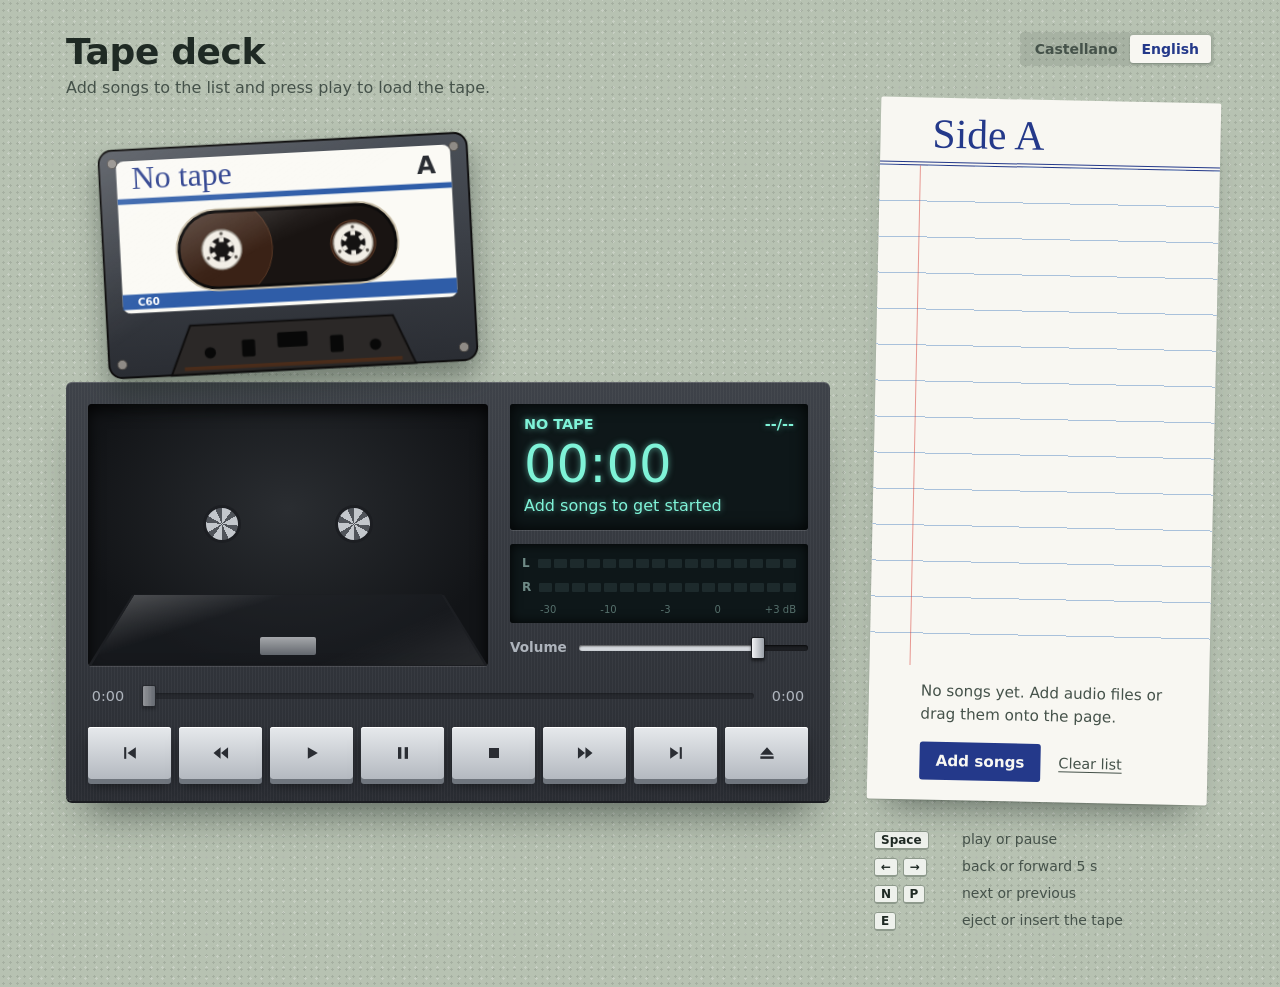
<file: index.html>
<!doctype html>
<html lang="es">
<head>
  <meta charset="utf-8">
  <title>Tape deck</title>
  <meta http-equiv="refresh" content="0; url=cassette-player/">
  <link rel="canonical" href="cassette-player/">
</head>
<body>
  <p><a href="cassette-player/">Abrir el reproductor</a></p>
</body>
</html>
</file>
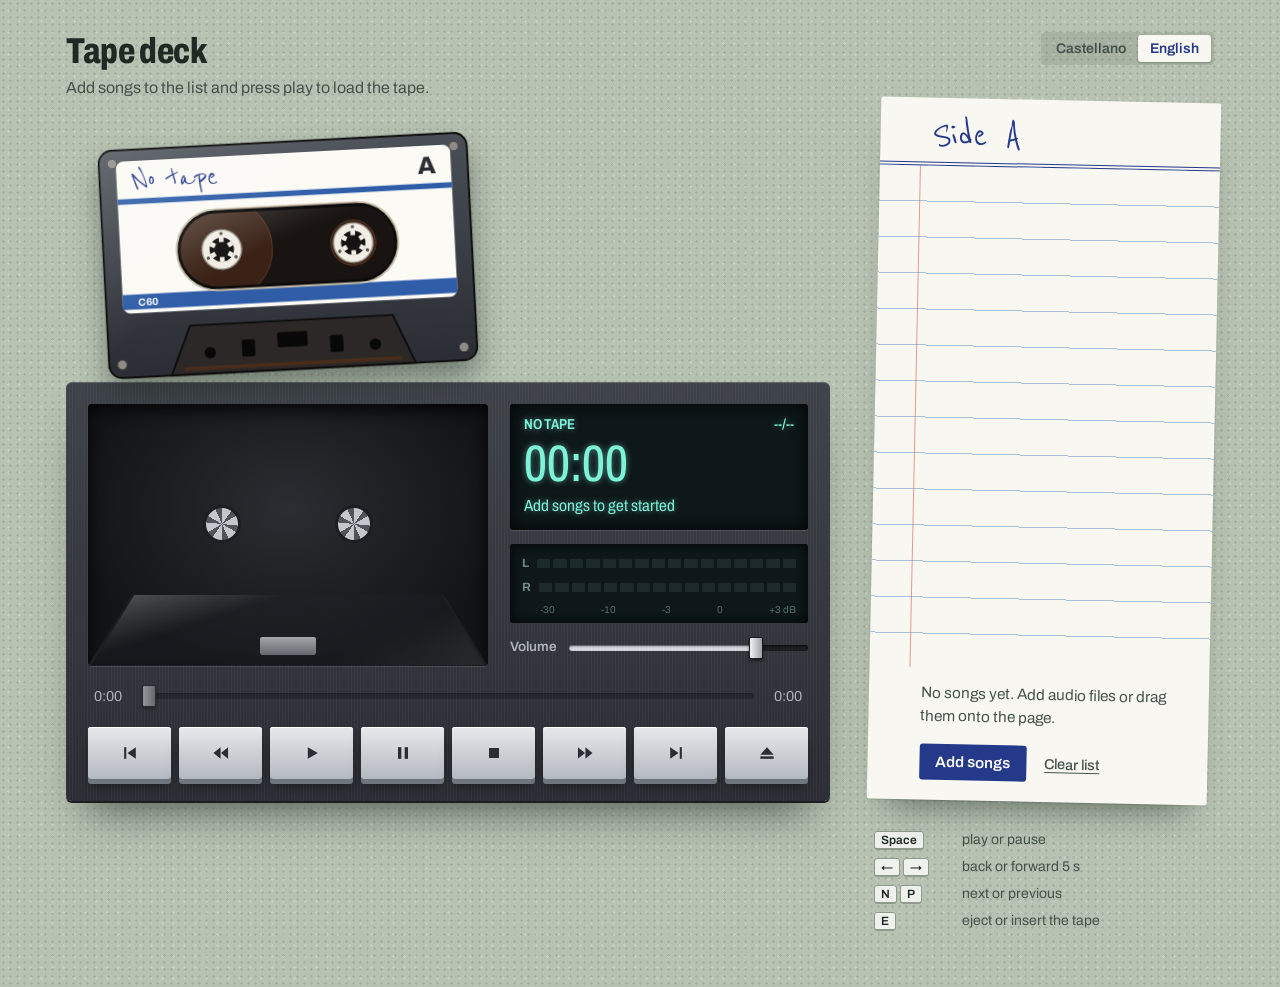
<file: cassette-player/index.html>
<!doctype html>
<html lang="es">
<head>
  <meta charset="utf-8">
  <meta name="viewport" content="width=device-width, initial-scale=1">
  <title>Tape Deck</title>
  <link rel="preconnect" href="https://fonts.googleapis.com">
  <link rel="preconnect" href="https://fonts.gstatic.com" crossorigin>
  <link href="https://fonts.googleapis.com/css2?family=Archivo:wdth,wght@62..125,400..800&family=Reenie+Beanie&display=swap" rel="stylesheet">
  <link rel="stylesheet" href="styles.css">
</head>
<body>
  <main class="app">
    <header class="brand">
      <div>
        <h1>Tape deck</h1>
        <p data-i18n="intro">Añade canciones a la lista y pulsa play para meter la cinta.</p>
      </div>
      <!-- Cada opción se escribe en su propio idioma para que siempre se reconozca -->
      <div class="lang" role="group" aria-label="Idioma" data-i18n-aria="language">
        <button type="button" class="lang-btn" data-lang="es" lang="es" aria-pressed="true">Castellano</button>
        <button type="button" class="lang-btn" data-lang="en" lang="en" aria-pressed="false">English</button>
      </div>
    </header>

    <!-- Espacio sobre la pletina donde flota el casete cuando está fuera -->
    <div class="stage-space">
      <p class="stage-caption" id="stageCaption"></p>
    </div>

    <section class="deck" id="deck" data-mode="empty" aria-label="Pletina de casete" data-i18n-aria="deck">
      <div class="deck-top">
        <div class="bay" id="bay">
          <div class="bay-back" aria-hidden="true">
            <span class="spindle" style="left:33.5%"></span>
            <span class="spindle" style="left:66.5%"></span>
            <span class="head"></span>
          </div>

          <div class="cassette-slot" id="cassetteSlot">
            <div class="cassette-float">
              <svg class="cassette" viewBox="0 0 400 250" role="img" aria-label="Casete" data-i18n-aria="cassette">
                <defs>
                  <clipPath id="winClip"><rect x="86" y="76" width="228" height="78" rx="39"/></clipPath>
                  <linearGradient id="shellGrad" x1="0" y1="0" x2="0" y2="1">
                    <stop offset="0" stop-color="#4a4f57"/>
                    <stop offset="1" stop-color="#2a2d33"/>
                  </linearGradient>
                  <linearGradient id="glossGrad" x1="0" y1="0" x2="1" y2="1">
                    <stop offset="0" stop-color="#fff" stop-opacity=".16"/>
                    <stop offset=".45" stop-color="#fff" stop-opacity="0"/>
                  </linearGradient>
                </defs>

                <!-- Carcasa -->
                <rect x="4" y="4" width="392" height="242" rx="14" fill="url(#shellGrad)" stroke="#0d0c0c" stroke-width="2"/>
                <g fill="#8f8b86" stroke="#4a4744">
                  <circle cx="18" cy="18" r="5"/><circle cx="382" cy="18" r="5"/>
                  <circle cx="18" cy="232" r="5"/><circle cx="382" cy="232" r="5"/>
                  <circle cx="200" cy="236" r="4"/>
                </g>

                <!-- Etiqueta -->
                <rect class="label-bg" x="22" y="16" width="356" height="162" rx="8"/>
                <rect class="stripe" x="22" y="56" width="356" height="6"/>
                <rect class="stripe" x="22" y="158" width="356" height="16"/>
                <text class="label-title" id="labelTitle" x="38" y="46">Sin cinta</text>
                <text class="label-side" x="362" y="46" text-anchor="end">A</text>
                <text class="label-small" x="38" y="170">C60</text>

                <!-- Ventana con la cinta enrollada -->
                <rect x="82" y="72" width="236" height="86" rx="43" fill="#0c0b0b" stroke="#c8bea8" stroke-width="2"/>
                <g clip-path="url(#winClip)">
                  <rect x="86" y="76" width="228" height="78" fill="#191412"/>
                  <circle class="pack" id="packL" cx="130" cy="115" r="54"/>
                  <circle class="pack" id="packR" cx="270" cy="115" r="24"/>
                  <rect x="86" y="76" width="228" height="78" fill="url(#glossGrad)"/>
                </g>

                <!-- Carretes -->
                <g transform="translate(130 115)">
                  <g class="reel">
                    <circle r="21" fill="#f2eee6" stroke="#9a958c" stroke-width="1.5"/>
                    <circle r="13" fill="#141212"/>
                    <g fill="#f2eee6">
                      <rect x="-2.5" y="-13" width="5" height="5"/>
                      <rect x="-2.5" y="-13" width="5" height="5" transform="rotate(60)"/>
                      <rect x="-2.5" y="-13" width="5" height="5" transform="rotate(120)"/>
                      <rect x="-2.5" y="-13" width="5" height="5" transform="rotate(180)"/>
                      <rect x="-2.5" y="-13" width="5" height="5" transform="rotate(240)"/>
                      <rect x="-2.5" y="-13" width="5" height="5" transform="rotate(300)"/>
                    </g>
                    <g fill="#55504a">
                      <circle cy="-17" r="1.8"/>
                      <circle cy="-17" r="1.8" transform="rotate(120)"/>
                      <circle cy="-17" r="1.8" transform="rotate(240)"/>
                    </g>
                  </g>
                </g>
                <g transform="translate(270 115)">
                  <g class="reel">
                    <circle r="21" fill="#f2eee6" stroke="#9a958c" stroke-width="1.5"/>
                    <circle r="13" fill="#141212"/>
                    <g fill="#f2eee6">
                      <rect x="-2.5" y="-13" width="5" height="5"/>
                      <rect x="-2.5" y="-13" width="5" height="5" transform="rotate(60)"/>
                      <rect x="-2.5" y="-13" width="5" height="5" transform="rotate(120)"/>
                      <rect x="-2.5" y="-13" width="5" height="5" transform="rotate(180)"/>
                      <rect x="-2.5" y="-13" width="5" height="5" transform="rotate(240)"/>
                      <rect x="-2.5" y="-13" width="5" height="5" transform="rotate(300)"/>
                    </g>
                    <g fill="#55504a">
                      <circle cy="-17" r="1.8"/>
                      <circle cy="-17" r="1.8" transform="rotate(120)"/>
                      <circle cy="-17" r="1.8" transform="rotate(240)"/>
                    </g>
                  </g>
                </g>

                <!-- Zona inferior (cabezal) -->
                <path d="M70 246 L92 194 H308 L330 246 Z" fill="#2b2827" stroke="#0d0c0c" stroke-width="2"/>
                <g fill="#080808">
                  <circle cx="112" cy="224" r="6"/><circle cx="288" cy="224" r="6"/>
                  <rect x="146" y="212" width="14" height="18" rx="2"/>
                  <rect x="240" y="212" width="14" height="18" rx="2"/>
                  <rect x="184" y="206" width="32" height="16" rx="2"/>
                </g>
                <path class="tape-line" d="M84 240 H316"/>

                <rect x="4" y="4" width="392" height="242" rx="14" fill="url(#glossGrad)" pointer-events="none"/>
              </svg>
            </div>
          </div>

          <div class="door" id="door" aria-hidden="true"></div>
        </div>

        <div class="panel">
          <div class="lcd" aria-live="polite">
            <div class="lcd-row">
              <span id="lcdStatus">SIN CINTA</span>
              <span id="lcdTrack">--/--</span>
            </div>
            <div class="lcd-time" id="lcdTime">00:00</div>
            <div class="lcd-title"><span id="lcdTitle">Añade canciones para empezar</span></div>
          </div>

          <div class="vu" aria-hidden="true">
            <div class="vu-row"><span>L</span><div class="vu-bar" id="vuL"></div></div>
            <div class="vu-row"><span>R</span><div class="vu-bar" id="vuR"></div></div>
            <div class="vu-scale"><span>-30</span><span>-10</span><span>-3</span><span>0</span><span>+3 dB</span></div>
          </div>

          <label class="volume">
            <span data-i18n="volume">Volumen</span>
            <input type="range" id="volume" min="0" max="1" step="0.01" value="0.8" aria-label="Volumen" data-i18n-aria="volume">
          </label>
        </div>
      </div>

      <div class="progress">
        <span id="timeCur">0:00</span>
        <input type="range" id="seek" min="0" max="1000" value="0" step="1" aria-label="Posición de la canción" data-i18n-aria="seek" disabled>
        <span id="timeDur">0:00</span>
      </div>

      <div class="keys" role="group" aria-label="Controles" data-i18n-aria="controls">
        <button class="key" id="btnPrev" title="Anterior (P)" aria-label="Anterior" data-i18n-title="prevTitle" data-i18n-aria="prev">
          <svg viewBox="0 0 24 24"><rect x="5" y="5" width="2.5" height="14"/><polygon points="19,5 9,12 19,19"/></svg>
        </button>
        <button class="key" id="btnRew" title="Rebobinar (mantener pulsado)" aria-label="Rebobinar" data-i18n-title="rewTitle" data-i18n-aria="rew">
          <svg viewBox="0 0 24 24"><polygon points="11.5,5 3,12 11.5,19"/><polygon points="20.5,5 12,12 20.5,19"/></svg>
        </button>
        <button class="key key-play" id="btnPlay" title="Reproducir (Espacio)" aria-label="Reproducir" data-i18n-title="playTitle" data-i18n-aria="play">
          <svg viewBox="0 0 24 24"><polygon points="7,5 19,12 7,19"/></svg>
        </button>
        <button class="key key-pause" id="btnPause" title="Pausa (Espacio)" aria-label="Pausa" data-i18n-title="pauseTitle" data-i18n-aria="pause">
          <svg viewBox="0 0 24 24"><rect x="6" y="5" width="4" height="14"/><rect x="14" y="5" width="4" height="14"/></svg>
        </button>
        <button class="key" id="btnStop" title="Parar" aria-label="Parar" data-i18n-title="stop" data-i18n-aria="stop">
          <svg viewBox="0 0 24 24"><rect x="6" y="6" width="12" height="12"/></svg>
        </button>
        <button class="key" id="btnFf" title="Avance rápido (mantener pulsado)" aria-label="Avance rápido" data-i18n-title="ffTitle" data-i18n-aria="ff">
          <svg viewBox="0 0 24 24"><polygon points="3.5,5 12,12 3.5,19"/><polygon points="12.5,5 21,12 12.5,19"/></svg>
        </button>
        <button class="key" id="btnNext" title="Siguiente (N)" aria-label="Siguiente" data-i18n-title="nextTitle" data-i18n-aria="next">
          <svg viewBox="0 0 24 24"><polygon points="5,5 15,12 5,19"/><rect x="16.5" y="5" width="2.5" height="14"/></svg>
        </button>
        <button class="key key-eject" id="btnEject" title="Expulsar o meter la cinta (E)" aria-label="Expulsar o meter la cinta" data-i18n-title="ejectTitle" data-i18n-aria="eject">
          <svg viewBox="0 0 24 24"><polygon points="12,5 20,14 4,14"/><rect x="4" y="16" width="16" height="3"/></svg>
        </button>
      </div>
    </section>

    <!-- La lista de canciones es la carátula de papel (J-card) de la cinta -->
    <aside class="jcard" aria-label="Lista de canciones" data-i18n-aria="playlist">
      <h2 class="jcard-spine" data-i18n="side">Cara A</h2>
      <ol class="playlist" id="playlist"></ol>
      <p class="empty-msg" id="emptyMsg" data-i18n="emptyMsg">
        Todavía no hay canciones. Añade archivos de audio o arrástralos a la página.
      </p>
      <div class="jcard-actions">
        <label class="btn" for="fileInput" data-i18n="add">Añadir canciones</label>
        <input type="file" id="fileInput" accept="audio/*" multiple hidden>
        <button class="btn-text" id="clearBtn" type="button" data-i18n="clear">Vaciar lista</button>
      </div>
    </aside>

    <dl class="shortcuts" aria-label="Atajos de teclado" data-i18n-aria="shortcuts">
      <div><dt><kbd data-i18n="kbdSpace">Espacio</kbd></dt><dd data-i18n="scPlay">reproducir o pausar</dd></div>
      <div><dt><kbd>←</kbd> <kbd>→</kbd></dt><dd data-i18n="scSeek">retroceder o avanzar 5 s</dd></div>
      <div><dt><kbd>N</kbd> <kbd>P</kbd></dt><dd data-i18n="scTrack">siguiente o anterior</dd></div>
      <div><dt><kbd>E</kbd></dt><dd data-i18n="scEject">expulsar o meter la cinta</dd></div>
    </dl>
  </main>

  <div class="drop-overlay" id="dropOverlay"><p data-i18n="drop">Suelta las canciones aquí</p></div>
  <audio id="audio" preload="auto"></audio>
  <script src="i18n.js"></script>
  <script src="app.js"></script>
</body>
</html>
</file>
<file: cassette-player/styles.css>
:root {
  /* Paleta: escritorio de formica, pletina de aluminio y tinta de bolígrafo de la carátula */
  --formica: #b7c2b2;
  --formica-ink: #1f2a24;
  --formica-muted: #45524a;
  --gunmetal: #3e4249;
  --gunmetal-dark: #2a2d33;
  --aluminium: #d3d7dc;
  --paper: #f8f7f2;
  --ink: #24398a;
  --ink-light: #5a6aa8;
  --rule: #a9c1db;
  --signal: #d7372f;
  --vfd: #7ff3d8;
  --vfd-bg: #0e1719;
  --stripe: #2f5da8;

  --hand: "Reenie Beanie", "Segoe Print", cursive;
  --ui: "Archivo", system-ui, sans-serif;

  --insert-ms: 850ms;
  --door-ms: 450ms;
  --bay-w: min(400px, calc(100vw - 76px));
  --line: 36px;
}

* { box-sizing: border-box; }

html, body { margin: 0; }

body {
  background-color: var(--formica);
  background-image:
    radial-gradient(rgba(31, 42, 36, .12) 1px, transparent 1.4px),
    radial-gradient(rgba(255, 255, 255, .22) 1px, transparent 1.4px);
  background-size: 7px 7px, 11px 11px;
  background-position: 0 0, 3px 5px;
  color: var(--formica-ink);
  font-family: var(--ui);
  font-size: 1rem;
  line-height: 1.5;
  min-height: 100vh;
  overflow-x: hidden;
}

.app {
  max-width: 1180px;
  margin: 0 auto;
  padding: 32px 16px 56px;
  display: grid;
  grid-template-columns: minmax(0, 1fr) 340px;
  grid-template-areas:
    "head  head"
    "space card"
    "deck  card"
    ".     short";
  column-gap: 44px;
}

/* ---------- Cabecera ---------- */
.brand {
  grid-area: head;
  display: flex;
  flex-wrap: wrap;
  align-items: flex-start;
  justify-content: space-between;
  gap: 12px 24px;
}

/* Selector de idioma: dos pestañas, la activa en papel con tinta azul */
.lang {
  display: flex;
  padding: 3px;
  border-radius: 4px;
  background: rgba(31, 42, 36, .1);
}
.lang-btn {
  border: none;
  border-radius: 3px;
  padding: 6px 12px;
  background: transparent;
  color: var(--formica-muted);
  font: 600 .875rem var(--ui);
  cursor: pointer;
}
.lang-btn:hover { color: var(--formica-ink); }
.lang-btn[aria-pressed="true"] {
  background: var(--paper);
  color: var(--ink);
  box-shadow: 0 1px 2px rgba(31, 42, 36, .3);
}
.lang-btn:focus-visible { outline: 2px solid var(--ink); outline-offset: 2px; }
.brand h1 {
  margin: 0;
  font-weight: 800;
  font-stretch: 75%;
  font-size: 2.25rem;
  line-height: 1.1;
  letter-spacing: -.01em;
}
.brand p {
  margin: 4px 0 0;
  color: var(--formica-muted);
  max-width: 60ch;
}

/* Espacio sobre la pletina donde reposa el casete cuando está fuera */
.stage-space {
  grid-area: space;
  height: calc(var(--bay-w) * 0.62 + 34px);
  display: flex;
  align-items: flex-end;
  padding: 0 0 18px calc(var(--bay-w) + 44px);
}
.stage-caption {
  margin: 0;
  font-weight: 700;
  font-stretch: 75%;
  font-size: 1.6rem;
  line-height: 1.15;
  max-width: 100%;
  overflow-wrap: anywhere;
  opacity: 0;
  transition: opacity .4s;
}
body.has-caption .stage-caption { opacity: 1; }

/* ---------- Pletina ---------- */
.deck {
  grid-area: deck;
  position: relative;
  align-self: start;
  background:
    repeating-linear-gradient(90deg, rgba(255, 255, 255, .035) 0 1px, transparent 1px 3px),
    linear-gradient(180deg, var(--gunmetal), var(--gunmetal-dark));
  border-radius: 6px;
  padding: 22px;
  box-shadow:
    inset 0 1px 0 rgba(255, 255, 255, .18),
    0 2px 0 #1b1d21,
    0 28px 40px -20px rgba(31, 42, 36, .7);
  color: var(--aluminium);
}

.deck-top {
  display: grid;
  grid-template-columns: var(--bay-w) minmax(0, 1fr);
  gap: 22px;
}

/* Compartimento del casete */
.bay {
  position: relative;
  width: var(--bay-w);
  aspect-ratio: 400 / 262;
  perspective: 900px;
  border-radius: 4px;
}
.bay-back {
  position: absolute;
  inset: 0;
  border-radius: 4px;
  background: radial-gradient(ellipse at 50% 40%, #2a2d31, #121417 75%);
  box-shadow: inset 0 6px 16px rgba(0, 0, 0, .85), 0 1px 0 rgba(255, 255, 255, .12);
  overflow: hidden;
}
.spindle {
  position: absolute;
  top: 46%;
  width: 8%;
  aspect-ratio: 1;
  transform: translate(-50%, -50%);
  border-radius: 50%;
  background:
    conic-gradient(#c3c7cc 0 10%, #50545a 10% 16.6%, #c3c7cc 16.6% 26.6%, #50545a 26.6% 33.3%,
      #c3c7cc 33.3% 43.3%, #50545a 43.3% 50%, #c3c7cc 50% 60%, #50545a 60% 66.6%,
      #c3c7cc 66.6% 76.6%, #50545a 76.6% 83.3%, #c3c7cc 83.3% 93.3%, #50545a 93.3%);
  box-shadow: 0 0 0 3px #1c1e22;
}
.head {
  position: absolute;
  left: 50%;
  bottom: 4%;
  width: 14%;
  height: 7%;
  transform: translateX(-50%);
  border-radius: 2px;
  background: linear-gradient(180deg, #eceef0, #868b92);
}

/* Casete: fuera, reposa sobre la pletina ligeramente girado; dentro, encaja recto */
.cassette-slot {
  position: absolute;
  left: 3%;
  width: 94%;
  top: 4%;
  z-index: 3;
  transform: translateY(calc(-1 * (var(--bay-w) * 0.66 + 12px))) rotate(-3deg);
  filter: drop-shadow(0 16px 14px rgba(31, 42, 36, .45));
  transition:
    transform var(--insert-ms) cubic-bezier(.55, .05, .3, 1.15),
    filter var(--insert-ms);
}
.deck.tape-in .cassette-slot {
  transform: translateY(0) rotate(0);
  filter: drop-shadow(0 3px 3px rgba(0, 0, 0, .6));
}
.cassette { display: block; width: 100%; height: auto; }

/* Tapa de cristal ahumado: bisagra abajo, se abre hacia delante */
.door {
  position: absolute;
  inset: 0;
  z-index: 4;
  border-radius: 4px;
  border: 3px solid #1c1e22;
  background:
    linear-gradient(130deg, rgba(255, 255, 255, .22) 0%, rgba(255, 255, 255, 0) 32%, rgba(255, 255, 255, 0) 72%, rgba(255, 255, 255, .08) 100%),
    rgba(30, 34, 40, .34);
  transform-origin: 50% 100%;
  transform: rotateX(78deg);
  transition: transform var(--door-ms) cubic-bezier(.5, 0, .3, 1.3);
  pointer-events: none;
}
.deck.door-closed .door { transform: rotateX(0); }

/* Carretes y cinta */
.reel {
  transform-box: fill-box;
  transform-origin: center;
  animation: spin 2.4s linear infinite;
  animation-play-state: paused;
}
.deck[data-mode="play"] .reel { animation-play-state: running; }
.deck[data-mode="ff"] .reel,
.deck[data-mode="rew"] .reel {
  animation-duration: .35s;
  animation-play-state: running;
}
.deck[data-mode="rew"] .reel { animation-direction: reverse; }

@keyframes spin { to { transform: rotate(360deg); } }

.label-bg { fill: #fbfaf5; }
.stripe { fill: var(--stripe); transition: fill .4s; }
.label-title { font-family: var(--hand); font-size: 34px; fill: var(--ink); }
.label-side { font-family: var(--ui); font-weight: 800; font-size: 26px; fill: var(--gunmetal-dark); }
.label-small { font-family: var(--ui); font-weight: 700; font-size: 11px; fill: #fff; }
.pack { fill: #3a2216; stroke: #5b3a27; stroke-width: 1; }
.tape-line { stroke: #4a2c1a; stroke-width: 4; fill: none; }

/* Panel: display fluorescente, vúmetro y volumen */
.panel {
  display: flex;
  flex-direction: column;
  gap: 14px;
  min-width: 0;
}

.lcd {
  background: var(--vfd-bg);
  color: var(--vfd);
  border-radius: 3px;
  padding: 10px 14px 12px;
  box-shadow: inset 0 0 16px rgba(0, 0, 0, .9), 0 1px 0 rgba(255, 255, 255, .12);
  text-shadow: 0 0 6px rgba(127, 243, 216, .55);
  font-variant-numeric: tabular-nums;
}
.lcd-row {
  display: flex;
  justify-content: space-between;
  font-weight: 600;
  font-stretch: 80%;
  font-size: .9rem;
}
.lcd-time {
  font-weight: 500;
  font-stretch: 70%;
  font-size: 3.2rem;
  line-height: 1;
  margin: 4px 0;
}
.lcd-title {
  font-stretch: 85%;
  font-size: 1rem;
  white-space: nowrap;
  overflow: hidden;
}
.lcd-title span { display: inline-block; }
.lcd-title.marquee span {
  padding-left: 100%;
  animation: marquee var(--marquee-dur, 10s) linear infinite;
}
@keyframes marquee { to { transform: translateX(-100%); } }

.deck[data-mode="pause"] #lcdStatus { animation: blink 1s steps(2) infinite; }
@keyframes blink { 50% { opacity: 0; } }

.vu {
  background: var(--vfd-bg);
  border-radius: 3px;
  padding: 10px 12px 6px;
  box-shadow: inset 0 0 12px rgba(0, 0, 0, .9);
}
.vu-row {
  display: flex;
  align-items: center;
  gap: 8px;
  margin-bottom: 6px;
  color: #6f8a86;
  font-size: .75rem;
  font-weight: 700;
}
.vu-bar { flex: 1; display: grid; grid-template-columns: repeat(16, 1fr); gap: 3px; }
.vu-seg {
  height: 9px;
  border-radius: 1px;
  background: #1d2a2c;
  transition: background .06s;
}
.vu-seg.on { background: var(--vfd); box-shadow: 0 0 6px rgba(127, 243, 216, .55); }
.vu-seg.warn.on { background: #e0a100; box-shadow: 0 0 6px rgba(224, 161, 0, .55); }
.vu-seg.hot.on { background: var(--signal); box-shadow: 0 0 6px rgba(215, 55, 47, .65); }
.vu-scale {
  display: flex;
  justify-content: space-between;
  padding-left: 18px;
  font-size: .625rem;
  color: #56706c;
  font-variant-numeric: tabular-nums;
}

.volume {
  display: flex;
  align-items: center;
  gap: 12px;
  font-size: .85rem;
  font-weight: 600;
  color: #aeb4bc;
}

/* Deslizadores de aluminio */
input[type="range"] {
  -webkit-appearance: none;
  appearance: none;
  width: 100%;
  height: 6px;
  border-radius: 3px;
  background: linear-gradient(90deg, var(--aluminium) var(--p, 0%), #1c1e22 var(--p, 0%));
  box-shadow: inset 0 1px 2px rgba(0, 0, 0, .7);
  cursor: pointer;
  margin: 0;
}
input[type="range"]:disabled { cursor: not-allowed; opacity: .5; }
input[type="range"]:focus-visible { outline: 2px solid var(--vfd); outline-offset: 5px; }
input[type="range"]::-webkit-slider-thumb {
  -webkit-appearance: none;
  width: 14px;
  height: 22px;
  border-radius: 2px;
  background: linear-gradient(90deg, #f2f3f5, #9aa0a8);
  border: 1px solid #1c1e22;
  box-shadow: 0 2px 3px rgba(0, 0, 0, .5);
}
input[type="range"]::-moz-range-thumb {
  width: 14px;
  height: 22px;
  border-radius: 2px;
  background: linear-gradient(90deg, #f2f3f5, #9aa0a8);
  border: 1px solid #1c1e22;
  box-shadow: 0 2px 3px rgba(0, 0, 0, .5);
}

.progress {
  display: flex;
  align-items: center;
  gap: 14px;
  margin-top: 20px;
  font-size: .9rem;
  font-variant-numeric: tabular-nums;
  color: #aeb4bc;
}
.progress span { min-width: 40px; text-align: center; }

/* Teclas de aluminio; play y pausa enclavadas muestran un piloto rojo */
.keys {
  display: grid;
  grid-template-columns: repeat(8, 1fr);
  gap: 8px;
  margin-top: 20px;
}
.key {
  position: relative;
  height: 52px;
  border: none;
  border-radius: 3px;
  background: linear-gradient(180deg, #e6e9ec, #b4b9c0);
  color: var(--gunmetal-dark);
  cursor: pointer;
  box-shadow: 0 5px 0 #6f757d, 0 9px 12px -4px rgba(0, 0, 0, .6), inset 0 1px 0 #fff;
  transition: transform .08s, box-shadow .08s;
  display: grid;
  place-items: center;
  touch-action: none;
}
.key svg { width: 20px; height: 20px; fill: currentColor; }
.key:focus-visible { outline: 3px solid var(--vfd); outline-offset: 3px; }
.key:active,
.key.down,
.key.latched {
  transform: translateY(4px);
  box-shadow: 0 1px 0 #6f757d, 0 2px 3px rgba(0, 0, 0, .5), inset 0 1px 3px rgba(0, 0, 0, .25);
}
.key.latched::after {
  content: "";
  position: absolute;
  top: 6px;
  right: 6px;
  width: 6px;
  height: 6px;
  border-radius: 50%;
  background: var(--signal);
  box-shadow: 0 0 6px var(--signal);
}

/* ---------- Carátula de papel (J-card) con la lista ---------- */
.jcard {
  grid-area: card;
  align-self: stretch;
  display: flex;
  flex-direction: column;
  /* No empuja la altura de la rejilla: ocupa lo que miden casete + pletina y la lista hace scroll */
  contain: size;
  background: var(--paper);
  border-radius: 2px;
  transform: rotate(1.2deg);
  box-shadow:
    0 1px 1px rgba(31, 42, 36, .18),
    0 24px 34px -20px rgba(31, 42, 36, .6);
  padding-bottom: 20px;
}
.jcard-spine {
  margin: 0;
  padding: 16px 20px 6px 52px;
  font-family: var(--hand);
  font-weight: 400;
  font-size: 2.6rem;
  line-height: 1;
  color: var(--ink);
  border-bottom: 4px double var(--ink);
}

.playlist {
  flex: 1;
  min-height: calc(var(--line) * 5);
  overflow-y: auto;
  list-style: none;
  margin: 0;
  padding: 0 16px 0 0;
  background:
    linear-gradient(90deg, transparent 40px, rgba(215, 55, 47, .5) 40px 41.5px, transparent 41.5px),
    repeating-linear-gradient(180deg, transparent 0 calc(var(--line) - 1px), var(--rule) calc(var(--line) - 1px) var(--line));
  background-attachment: local;
}
.track {
  width: 100%;
  height: var(--line);
  display: grid;
  grid-template-columns: 40px minmax(0, 1fr) auto;
  align-items: end;
  column-gap: 12px;
  padding: 0 0 3px;
  border: none;
  background: transparent;
  color: var(--ink);
  font-family: var(--hand);
  font-size: 1.7rem;
  line-height: 1;
  text-align: left;
  cursor: pointer;
}
.track:hover { background: rgba(36, 57, 138, .06); }
.track:focus-visible { outline: 2px solid var(--ink); outline-offset: -2px; }
.track-num { text-align: right; padding-right: 6px; }
.track-name { overflow: hidden; text-overflow: ellipsis; white-space: nowrap; }
.track-dur { color: var(--ink-light); }
.track.active .track-num { color: var(--signal); }
.track.active .track-name {
  text-decoration: underline wavy var(--signal);
  text-decoration-thickness: 1.5px;
  text-underline-offset: 4px;
}

.eq { display: none; gap: 2px; align-items: flex-end; justify-content: flex-end; height: 16px; padding-right: 8px; margin-bottom: 4px; }
.track.active.playing .eq { display: flex; }
.track.active.playing .track-num { display: none; }
.eq i { width: 3px; background: var(--signal); animation: eq .8s ease-in-out infinite; }
.eq i:nth-child(2) { animation-delay: -.3s; }
.eq i:nth-child(3) { animation-delay: -.55s; }
@keyframes eq { 0%, 100% { height: 3px; } 50% { height: 16px; } }

.empty-msg {
  margin: 14px 20px 0 52px;
  color: var(--formica-muted);
  font-size: .95rem;
}

.jcard-actions {
  display: flex;
  flex-wrap: wrap;
  align-items: center;
  gap: 8px 18px;
  padding: 16px 20px 0 52px;
}
.btn {
  display: inline-block;
  border: none;
  border-radius: 3px;
  padding: 10px 16px;
  background: var(--ink);
  color: var(--paper);
  font: 600 .95rem var(--ui);
  cursor: pointer;
  transition: background .15s;
}
.btn:hover { background: #1b2c6e; }
.btn:focus-visible { outline: 2px solid var(--signal); outline-offset: 2px; }
.btn.pulse { animation: pulse .6s ease 2; }
@keyframes pulse { 50% { transform: scale(1.06); } }

.btn-text {
  border: none;
  background: none;
  padding: 4px 0;
  color: var(--formica-muted);
  font: 500 .9rem var(--ui);
  text-decoration: underline;
  text-underline-offset: 3px;
  cursor: pointer;
}
.btn-text:hover { color: var(--signal); }
.btn-text:focus-visible { outline: 2px solid var(--ink); outline-offset: 2px; }

/* ---------- Atajos ---------- */
.shortcuts {
  grid-area: short;
  margin: 28px 0 0;
  display: grid;
  gap: 6px;
  font-size: .875rem;
  color: var(--formica-muted);
}
.shortcuts div { display: flex; gap: 12px; }
.shortcuts dt { min-width: 76px; }
.shortcuts dd { margin: 0; }
kbd {
  font: 600 .75rem var(--ui);
  background: #eef1ec;
  border: 1px solid #8e9a8c;
  border-bottom-width: 2px;
  border-radius: 3px;
  padding: 1px 6px;
  color: var(--formica-ink);
}

/* ---------- Arrastrar y soltar ---------- */
.drop-overlay {
  position: fixed;
  inset: 0;
  z-index: 50;
  display: grid;
  place-items: center;
  background: rgba(183, 194, 178, .88);
  opacity: 0;
  pointer-events: none;
  transition: opacity .2s;
}
.drop-overlay p {
  margin: 0 16px;
  padding: 28px 44px;
  background: var(--paper);
  border: 3px dashed var(--ink);
  font-family: var(--hand);
  font-size: 2.6rem;
  line-height: 1.1;
  color: var(--ink);
  text-align: center;
}
.drop-overlay.show { opacity: 1; pointer-events: auto; }

/* ---------- Responsive ---------- */
@media (max-width: 1100px) {
  .app {
    max-width: 760px;
    grid-template-columns: minmax(0, 1fr);
    grid-template-areas: "head" "space" "deck" "card" "short";
  }
  .jcard {
    margin-top: 36px;
    transform: none;
    contain: none;
  }
  .playlist { max-height: calc(var(--line) * 10); }
}

@media (max-width: 760px) {
  :root { --bay-w: min(400px, calc(100vw - 68px)); }
  .deck { padding: 16px; }
  .deck-top { grid-template-columns: minmax(0, 1fr); justify-items: center; }
  .panel { width: 100%; }
  .keys { grid-template-columns: repeat(4, 1fr); }
  /* En móvil el casete ocupa todo el ancho del espacio superior */
  .stage-space { padding-left: 0; }
  .stage-caption { display: none; }
}

@media (prefers-reduced-motion: reduce) {
  .eq i, .lcd-title.marquee span { animation: none; }
  .cassette-slot, .door { transition-duration: .01ms; }
}
</file>
